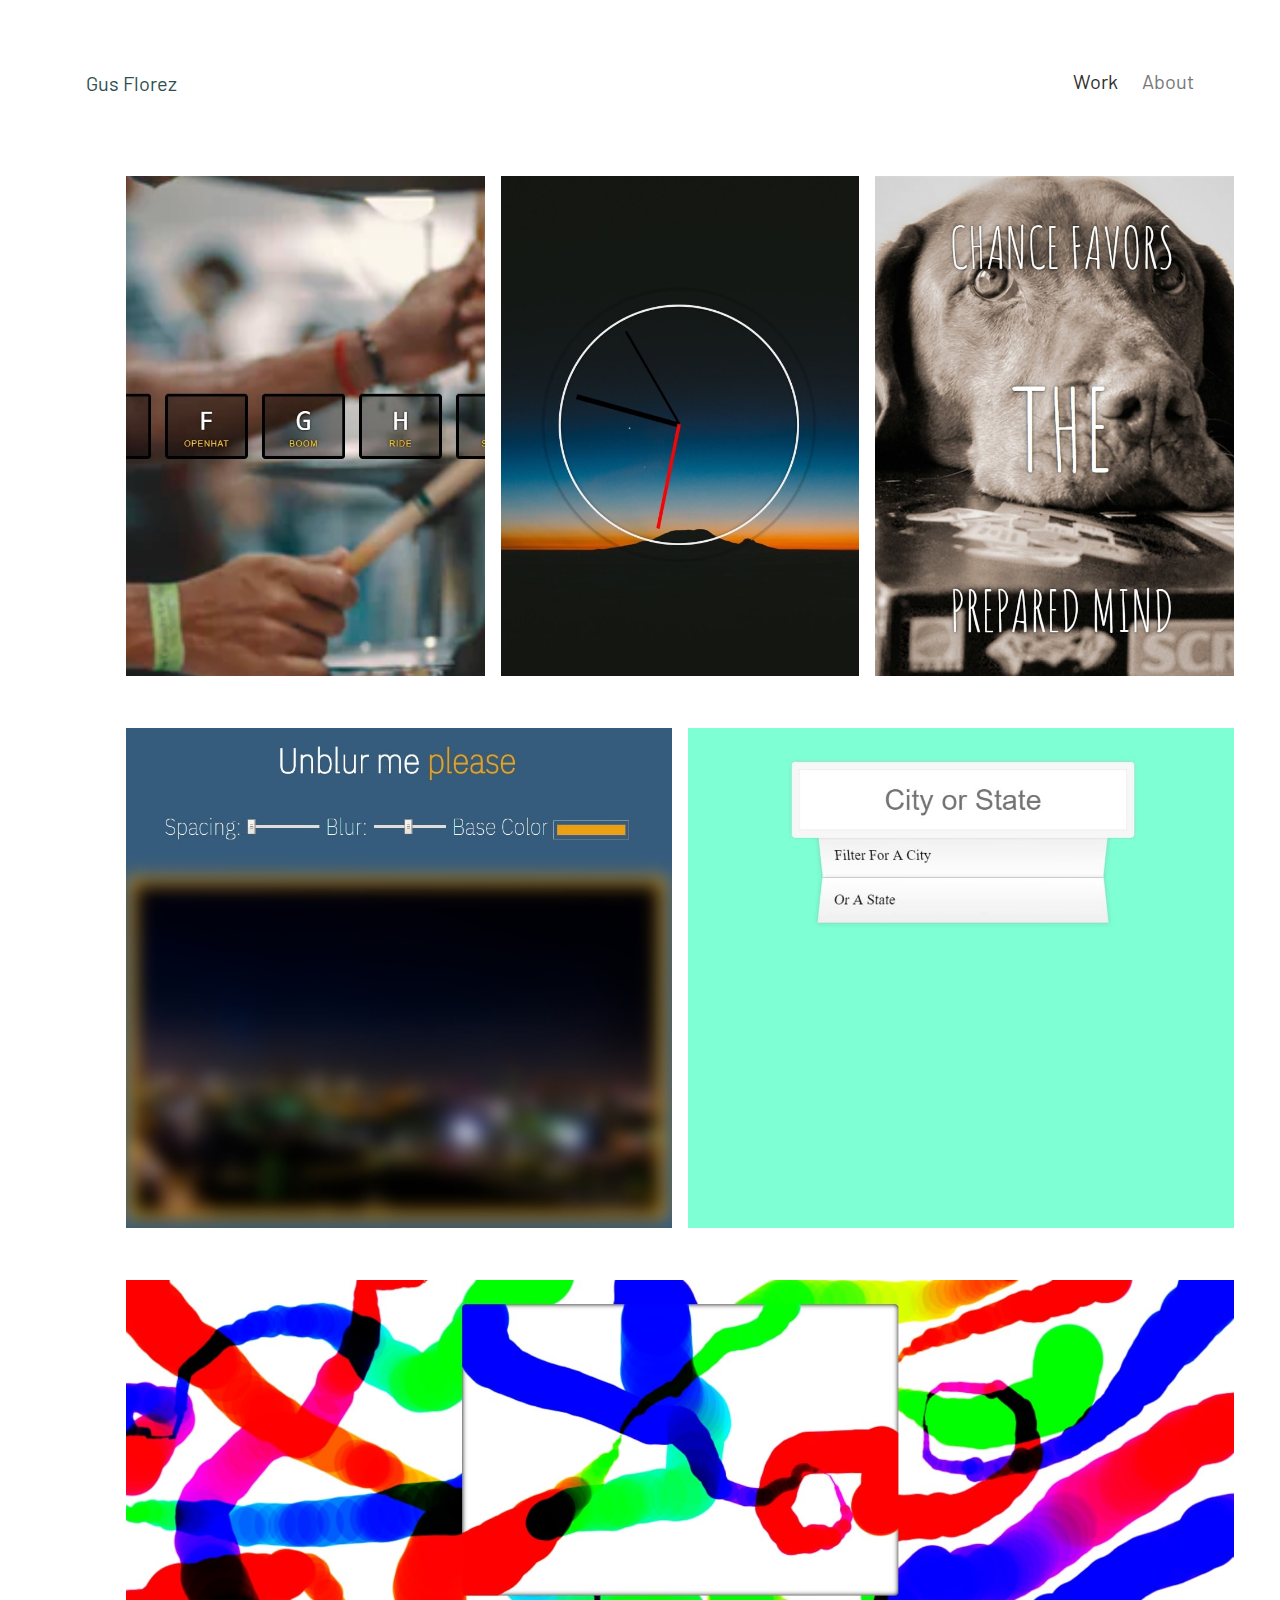
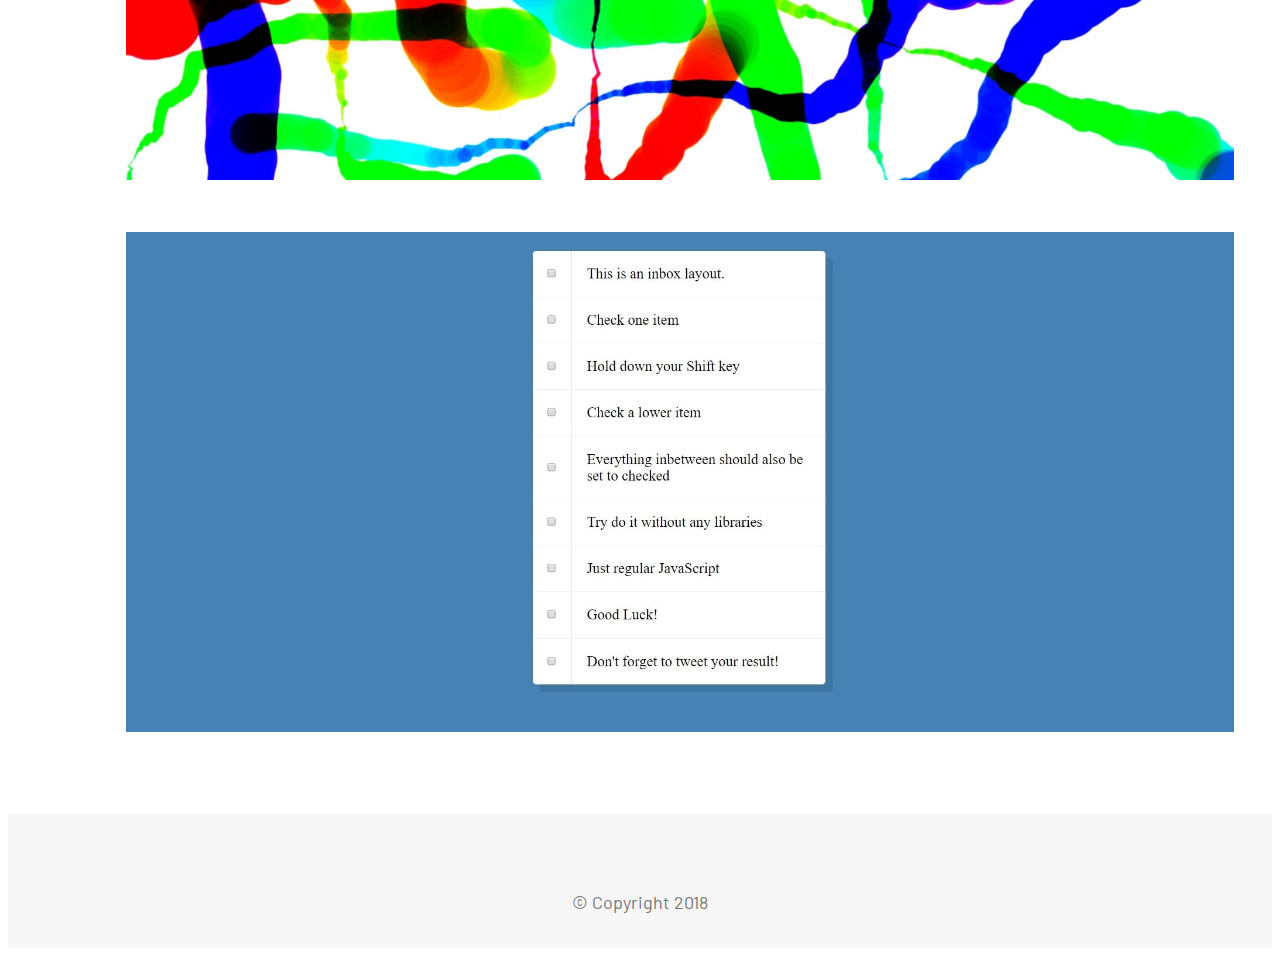
<file: index.html>
<!DOCTYPE html>
<html>
  <head>
    <meta charset="utf-8">
    <meta http-equiv="X-UA-Compatible" content="IE=edge">
    <title>Gallery Small Front-end Projects</title>
    <link rel="icon" type="image/png" href="images/icon.png">
    <meta name="description" content="">
    <meta name="viewport" content="width=device-width, initial-scale=1">
    <link rel="stylesheet" href="https://use.fontawesome.com/releases/v5.2.0/css/all.css" integrity="sha384-hWVjflwFxL6sNzntih27bfxkr27PmbbK/iSvJ+a4+0owXq79v+lsFkW54bOGbiDQ" crossorigin="anonymous">
    <link rel="stylesheet" href="style.css">
  </head>
  <body>

    <nav>
      <div class="container">
        <div class="grid">
          <div class="column-xs-12 column-md-10">
            <a href="https://gaflorez.com/" target="_blank"><p id="highlight">Gus Florez</p></a>
          </div>
          <div class="column-xs-12 column-md-2">
            <ul>
              <li><a href="#" class="active">Work</a></li>
              <li><a href="https://gaflorez.com/" target="_blank">About</a></li>
            </ul>
          </div>
        </div>
      </div>
    </nav>

    <section class="gallery">
      <div class="container">
        <div class="grid">
          <div class="column-xs-12 column-md-4">
            <figure class="img-container">
              <a href="drumkit/drumkit.html" target="_blank"><img src="images/drumkit.jpg"/></a>
              <figcaption class="img-content">
                <h2 class="title">Drum Kit</h2>
                <h3 class="category">Music</h3>
              </figcaption>
              <span class="img-content-hover">
                <h2 class="title">Drum Kit</h2>
                <h3 class="category">Music</h3>
              </span>
            </figure>
          </div>

          <div class="column-xs-12 column-md-4">
            <figure class="img-container">
              <a href="cssjsclock/clock.html" target="_blank"><img src="images/clock.jpg"/></a>
              <figcaption class="img-content">
                <h2 class="title">CSS + JS Clock</h2>
                <h3 class="category">Time</h3>
              </figcaption>
              <span class="img-content-hover">
                <h2 class="title">CSS + JS Clock</h2>
                <h3 class="category">Time</h3>
              </span>
            </figure>
          </div>

          <div class="column-xs-12 column-md-4">
            <figure class="img-container">
              <a href="flexpanels/flexpanels.html" target="_blank"><img src="images/flexpanels1.jpg"/></a>
              <figcaption class="img-content">
                <h2 class="title">Flex Panels</h2>
                <h3 class="category">Gallery</h3>
              </figcaption>
              <span class="img-content-hover">
                <h2 class="title">Flex Panels</h2>
                <h3 class="category">Gallery</h3>
              </span>
            </figure>
          </div>

          <div class="column-xs-12 column-md-6">
            <figure class="img-container">
              <a href="cssvariables&js/cssvariables&js.html" target="_blank"><img src="images/cssvariables&js.jpg"/></a>
              <figcaption class="img-content">
                <h2 class="title">CSS Variables</h2>
                <h3 class="category">Playing with CSS variables and JS</h3>
              </figcaption>
              <span class="img-content-hover">
                <h2 class="title">CSS Variables</h2>
                <h3 class="category">Playing with CSS variables and JS</h3>
              </span>
            </figure>
          </div>

          <div class="column-xs-12 column-md-6">
            <figure class="img-container">
              <a href="fetchApi/fetchApi.html" target="_blank"><img src="images/fetchApi.jpg"/></a>
              <figcaption class="img-content">
                <h2 class="title">City State Search</h2>
                <h3 class="category">Fetching API and displaying results intuitively</h3>
              </figcaption>
              <span class="img-content-hover">
                <h2 class="title">City State Search</h2>
                <h3 class="category">Fetching API and displaying results intuitively</h3>
              </span>
            </figure>
          </div>

          <div class="column-xs-12">
            <figure class="img-container">
              <a href="canvasHTML5/canvas.html" target="_blank"><img src="images/canvas.jpg"/></a>
              <figcaption class="img-content">
                <h2 class="title">HTML5 Canvas</h2>
                <h3 class="category">Playing with Canvas</h3>
              </figcaption>
              <span class="img-content-hover">
                <h2 class="title">HTML5 Canvas</h2>
                <h3 class="category">Playing with Canvas</h3>
              </span>
            </figure>
          </div>

          <div class="column-xs-12">
            <figure class="img-container">
              <a href="checkboxes/checkbox.html" target="_blank"><img src="images/checkbox.jpg"/></a>
              <figcaption class="img-content">
                <h2 class="title">Simple Checkbox Functionality</h2>
                <h3 class="category">Check one checkbox, hold shift and check another...</h3>
              </figcaption>
              <span class="img-content-hover">
                <h2 class="title">Simple Checkbox Functionality</h2>
                <h3 class="category">Check one checkbox, hold shift and check another...</h3>
              </span>
            </figure>
          </div>

        </div>
      </div>
    </section>

    <footer>
      <div class="container">
        <div class="grid">
          <div class="column-xs-12">
            <ul class="social">
              <li><a href="https://twitter.com/guusflorez" target="_blank" rel="noopener noreferrer"><span class="fab fa-twitter"></span></a></li>
              <li><a href="https://github.com/gusgg1" target="_blank" rel="noopener noreferrer"><span class="fab fa-github"></span></a></li>
            </ul>
            <p class="copyright">&copy; Copyright 2018</p>
          </div>
        </div>
      </div>
    </footer>
    
    <script src="app.js" async defer></script>
  </body>
</html>
</file>
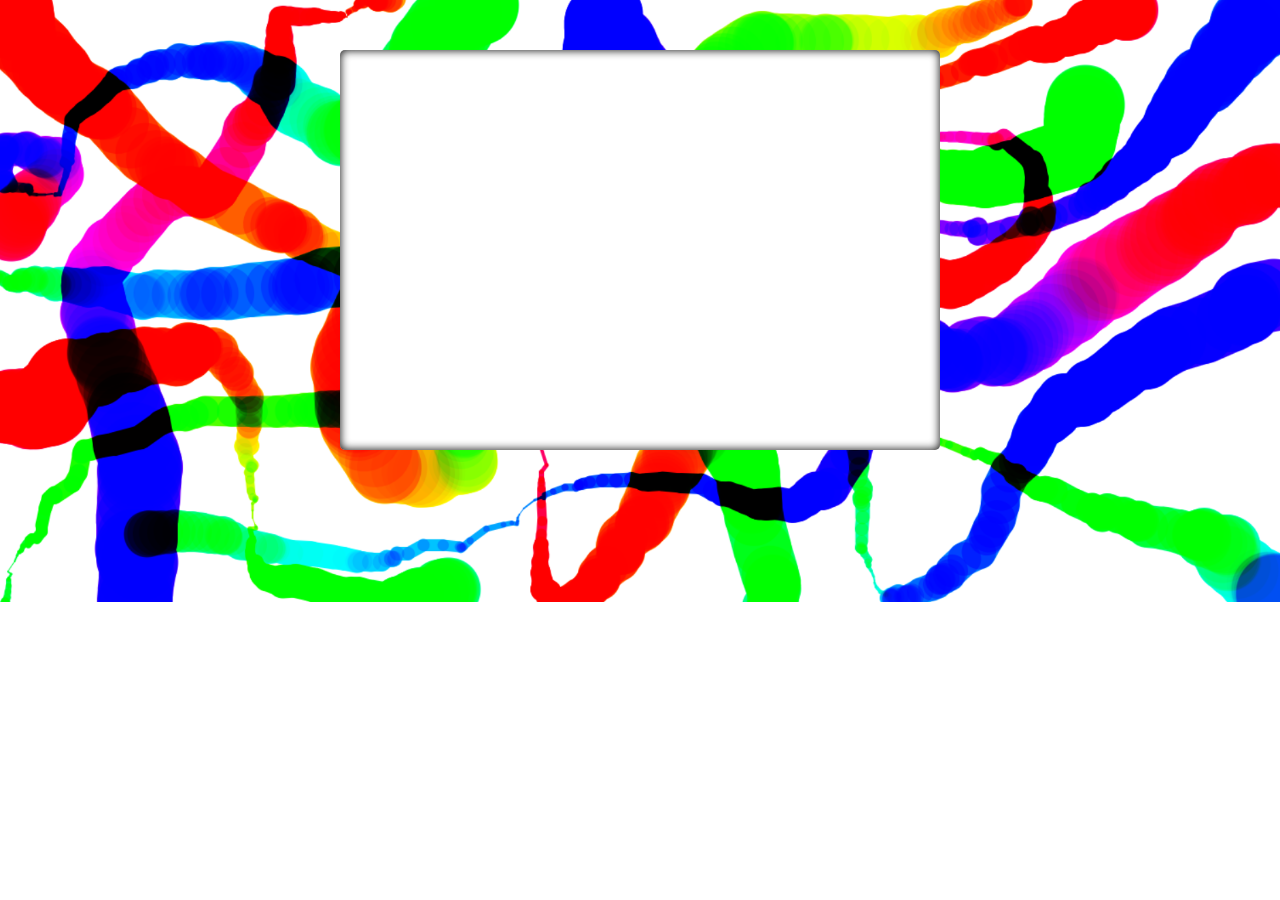
<file: canvasHTML5/canvas.html>
<!DOCTYPE html>
<html lang="en">
  <head>
    <meta charset="UTF-8">
    <title>HTML5 Canvas</title>
    <link rel="stylesheet" href="main.css">
  </head>
  <body>

    <div>
      <canvas id="draw" width="600" height="400"></canvas>
    </div>

    <script src="canvas.js">
    </script>

  </body>
</html>
</file>
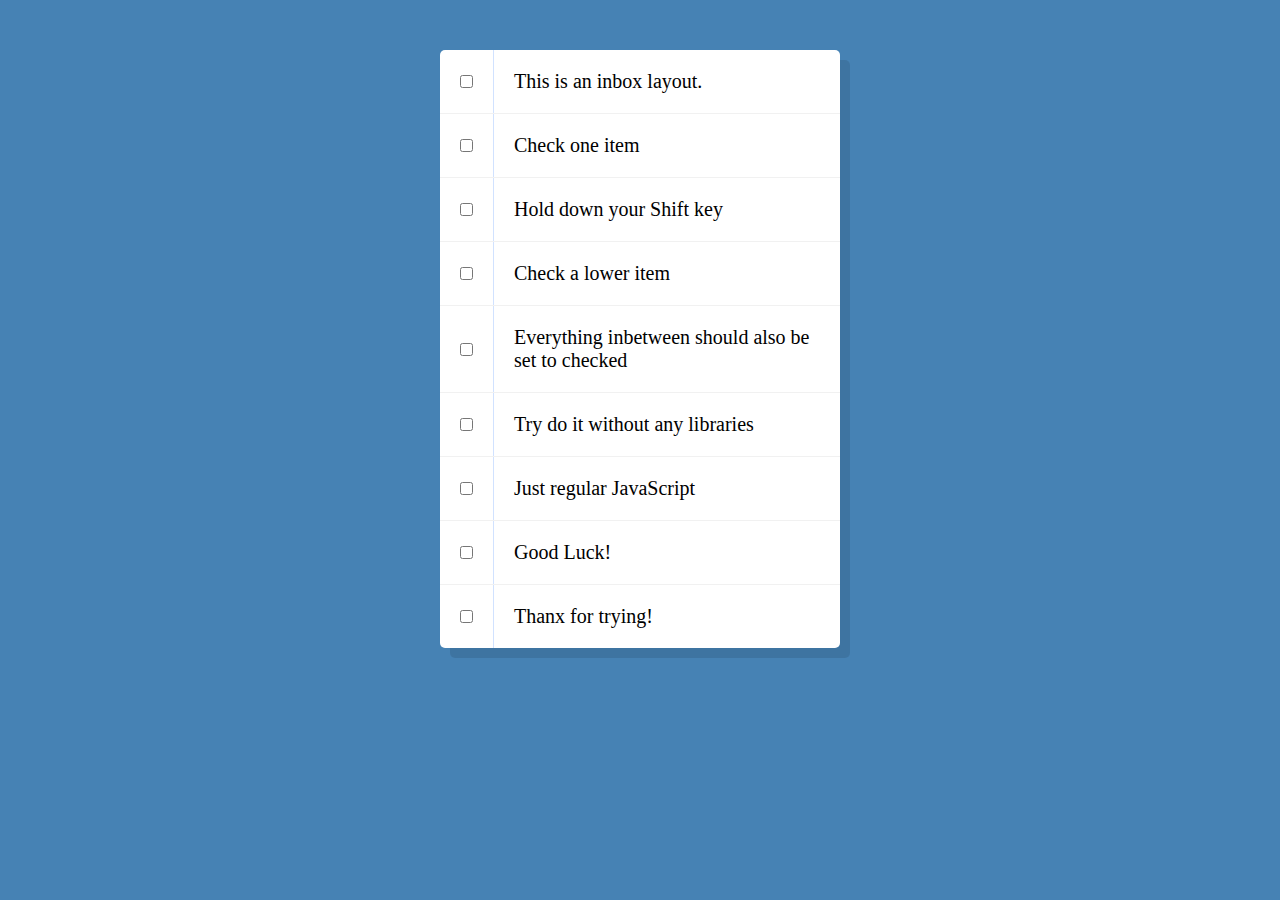
<file: checkboxes/checkbox.html>
<!DOCTYPE html>
<html lang="en">
  <head>
    <meta charset="UTF-8">
    <title>Hold Shift to Check Multiple Checkboxes</title>
    <link rel="stylesheet" href="style.css">
  </head>
  <body>

    <div class="inbox">
      <div class="item">
        <input type="checkbox">
        <p>This is an inbox layout.</p>
      </div>
      <div class="item">
        <input type="checkbox">
        <p>Check one item</p>
      </div>
      <div class="item">
        <input type="checkbox">
        <p>Hold down your Shift key</p>
      </div>
      <div class="item">
        <input type="checkbox">
        <p>Check a lower item</p>
      </div>
      <div class="item">
        <input type="checkbox">
        <p>Everything inbetween should also be set to checked</p>
      </div>
      <div class="item">
        <input type="checkbox">
        <p>Try do it without any libraries</p>
      </div>
      <div class="item">
        <input type="checkbox">
        <p>Just regular JavaScript</p>
      </div>
      <div class="item">
        <input type="checkbox">
        <p>Good Luck!</p>
      </div>
      <div class="item">
        <input type="checkbox">
        <p>Thanx for trying!</p>
      </div>
    </div>

  <script src="checkbox.js">
  </script>
  </body>
</html>
</file>
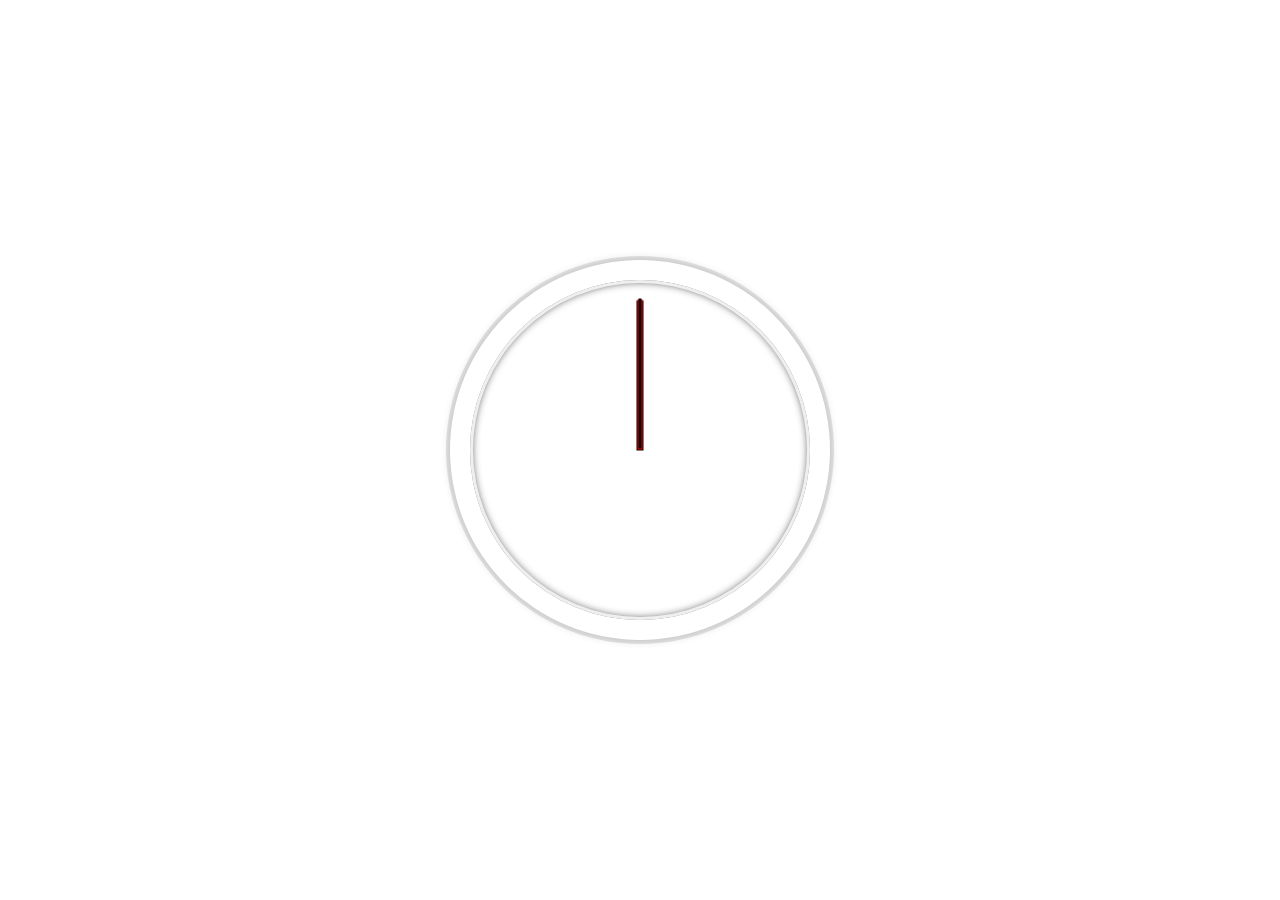
<file: cssjsclock/clock.html>
<!DOCTYPE html>
<html lang="en">
  <head>
    <meta charset="UTF-8">
    <title>JS + CSS Clock</title>
    <link rel="stylesheet" href="style.css">
  </head>
  <body>

    <div class="clock">
      <div class="clock-face">
        <div class="hand hour-hand"></div>
        <div class="hand min-hand"></div>
        <div class="hand second-hand"></div>
      </div>
    </div>

    <script src="clock.js"></script>
  </body>
</html>
</file>
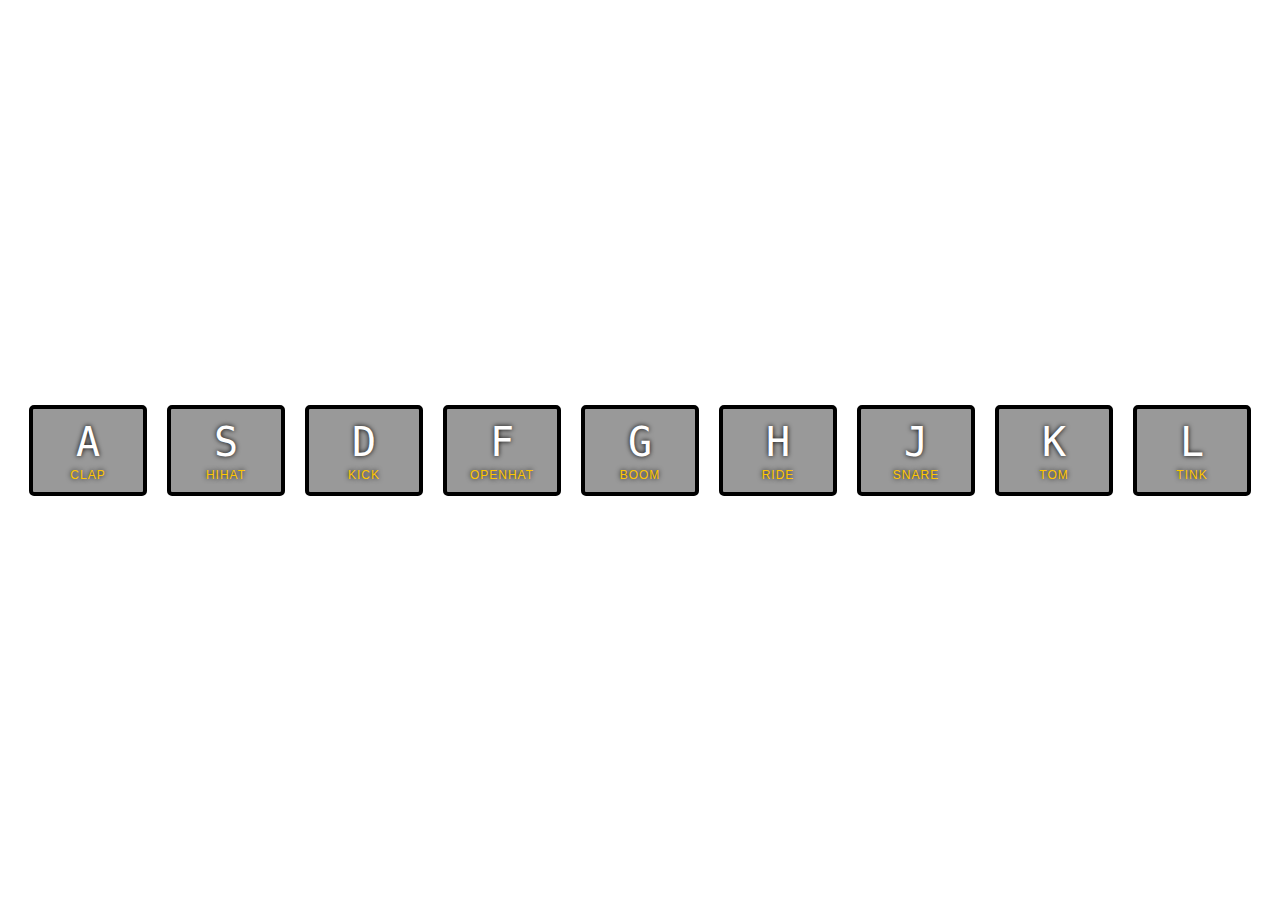
<file: drumkit/drumkit.html>
<!DOCTYPE html>
<html lang="en">
  <head>
    <meta charset="UTF-8">
    <title>JS Drum Kit</title>
    <link rel="stylesheet" href="style.css">
  </head>
  <body>

    <div id="drumKit">
      <div class="keys">
        <div data-key="65" class="key">
          <kbd>A</kbd>
          <span class="sound">clap</span>
        </div>
        <div data-key="83" class="key">
          <kbd>S</kbd>
          <span class="sound">hihat</span>
        </div>
        <div data-key="68" class="key">
          <kbd>D</kbd>
          <span class="sound">kick</span>
        </div>
        <div data-key="70" class="key">
          <kbd>F</kbd>
          <span class="sound">openhat</span>
        </div>
        <div data-key="71" class="key">
          <kbd>G</kbd>
          <span class="sound">boom</span>
        </div>
        <div data-key="72" class="key">
          <kbd>H</kbd>
          <span class="sound">ride</span>
        </div>
        <div data-key="74" class="key">
          <kbd>J</kbd>
          <span class="sound">snare</span>
        </div>
        <div data-key="75" class="key">
          <kbd>K</kbd>
          <span class="sound">tom</span>
        </div>
        <div data-key="76" class="key">
          <kbd>L</kbd>
          <span class="sound">tink</span>
        </div>
      </div>

      <audio data-key="65" src="sounds/clap.wav"></audio>
      <audio data-key="83" src="sounds/hihat.wav"></audio>
      <audio data-key="68" src="sounds/kick.wav"></audio>
      <audio data-key="70" src="sounds/openhat.wav"></audio>
      <audio data-key="71" src="sounds/boom.wav"></audio>
      <audio data-key="72" src="sounds/ride.wav"></audio>
      <audio data-key="74" src="sounds/snare.wav"></audio>
      <audio data-key="75" src="sounds/tom.wav"></audio>
      <audio data-key="76" src="sounds/tink.wav"></audio>
    </div>

    <script src="app.js"></script>

  </body>
</html>
</file>
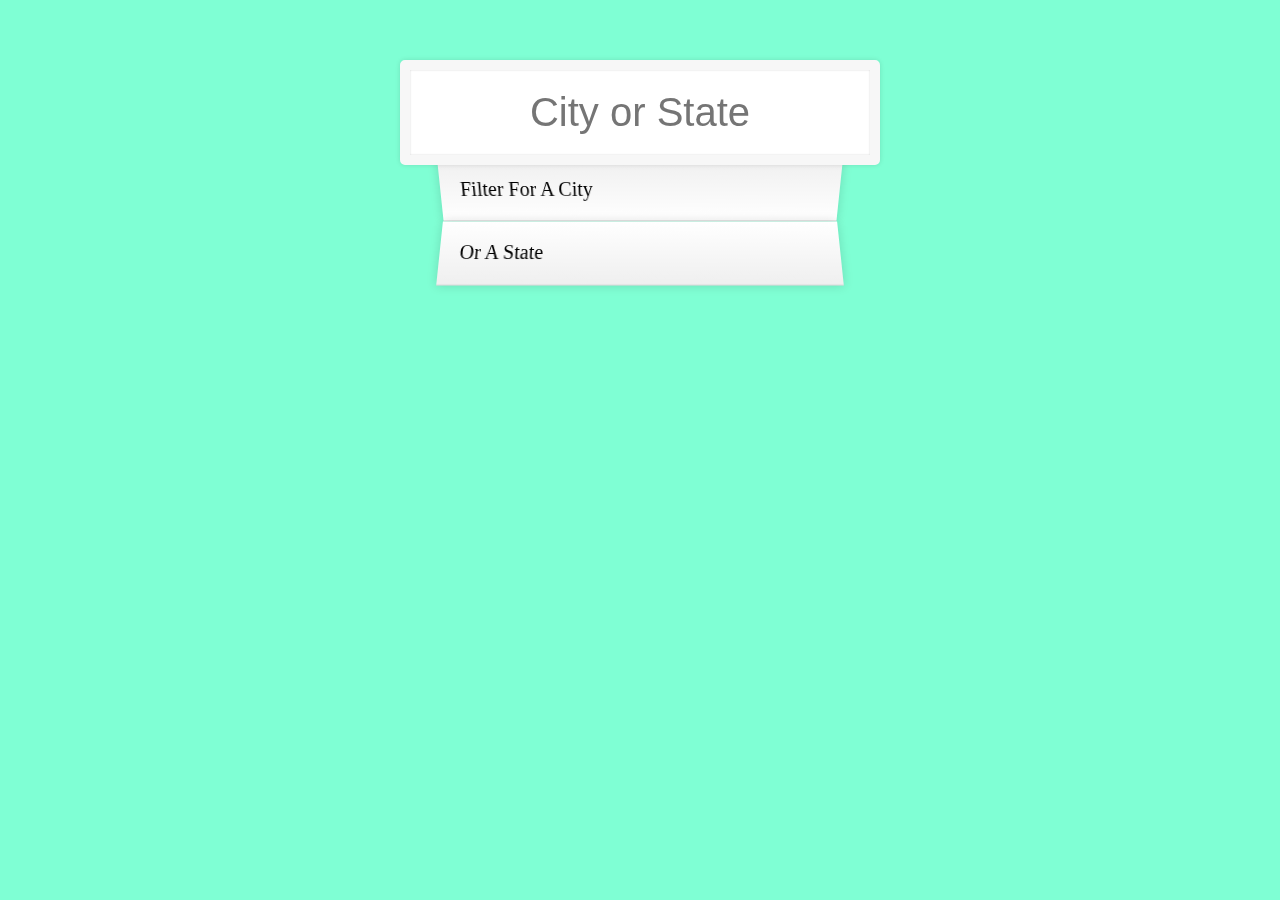
<file: fetchApi/fetchApi.html>
<!DOCTYPE html>
<html lang="en">
  <head>
    <meta charset="UTF-8">
    <title>City State Search</title>
    <link rel="stylesheet" href="style.css">
  </head>
  <body>
    
    <form class="search-form">
      <input type="text" class="search" placeholder="City or State">
      <ul class="suggestions">
        <li>Filter for a city</li>
        <li>or a state</li>
      </ul>
    </form>
    
    <script src="app.js"></script>
    
  </body>
</html>
</file>
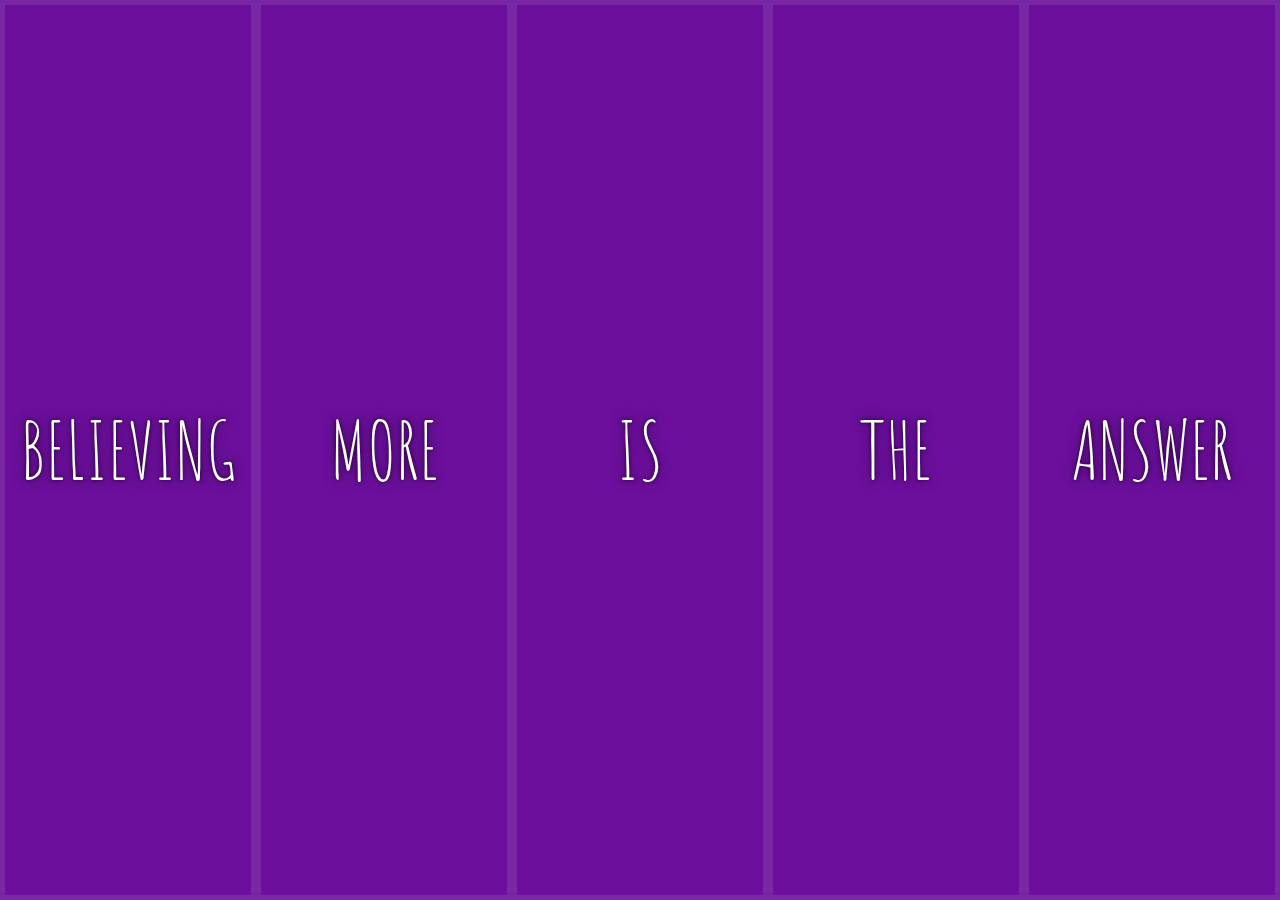
<file: flexpanels/flexpanels.html>
<!DOCTYPE html>
<html lang="en">
<head>
  <meta charset="UTF-8">
  <title>Flex Panels 💪</title>
  <link rel="stylesheet" href="main.css">
  <link href='https://fonts.googleapis.com/css?family=Amatic+SC' rel='stylesheet' type='text/css'>
</head>
<body>

  <div class="panels">
    <div class="panel panel1">
      <p>Luck Is</p>
      <p>Believing</p>
      <p>You're Lucky</p>
    </div>
    <div class="panel panel2">
      <p>Fear Regret</p>
      <p>More</p>
      <p>Than Failure</p>
    </div>
    <div class="panel panel3">
      <p>Well Begun</p>
      <p>Is</p>
      <p>half Done</p>
    </div>
    <div class="panel panel4">
      <p>Chance Favors</p>
      <p>The</p>
      <p>Prepared Mind</p>
    </div>
    <div class="panel panel5">
      <p>The Shortest</p>
      <p>Answer</p>
      <p>Is Doing</p>
    </div>
  </div>

  <script src="panels.js">
  </script>

</body>
</html>
</file>
<file: style.css>
@import url("https://fonts.googleapis.com/css?family=Barlow:400,500,700");

.container {
  margin: auto;
  padding: 0 1rem;
  max-width: 71.25rem;
  width: 100%;
}

.grid {
  display: -webkit-box;
  display: -ms-flexbox;
  display: flex;
  -webkit-box-orient: vertical;
  -webkit-box-direction: normal;
  -ms-flex-direction: column;
  flex-direction: column;
  -ms-flex-flow: row wrap;
  flex-flow: row wrap;
}
.grid > [class*="column-"] {
  display: block;
}

.first {
  -webkit-box-ordinal-group: 0;
  -ms-flex-order: -1;
  order: -1;
}

.last {
  -webkit-box-ordinal-group: 13;
  -ms-flex-order: 12;
  order: 12;
}

.align-top {
  -webkit-box-align: start;
  -ms-flex-align: start;
  align-items: start;
}

.align-center {
  -webkit-box-align: center;
  -ms-flex-align: center;
  align-items: center;
}

.align-bottom {
  -webkit-box-align: end;
  -ms-flex-align: end;
  align-items: end;
}

.column-xs-1 {
  -ms-flex-preferred-size: 8.3333333333%;
  flex-basis: 8.3333333333%;
  max-width: 8.3333333333%;
}

.column-xs-2 {
  -ms-flex-preferred-size: 16.6666666667%;
  flex-basis: 16.6666666667%;
  max-width: 16.6666666667%;
}

.column-xs-3 {
  -ms-flex-preferred-size: 25%;
  flex-basis: 25%;
  max-width: 25%;
}

.column-xs-4 {
  -ms-flex-preferred-size: 33.3333333333%;
  flex-basis: 33.3333333333%;
  max-width: 33.3333333333%;
}

.column-xs-5 {
  -ms-flex-preferred-size: 41.6666666667%;
  flex-basis: 41.6666666667%;
  max-width: 41.6666666667%;
}

.column-xs-6 {
  -ms-flex-preferred-size: 50%;
  flex-basis: 50%;
  max-width: 50%;
}

.column-xs-7 {
  -ms-flex-preferred-size: 58.3333333333%;
  flex-basis: 58.3333333333%;
  max-width: 58.3333333333%;
}

.column-xs-8 {
  -ms-flex-preferred-size: 66.6666666667%;
  flex-basis: 66.6666666667%;
  max-width: 66.6666666667%;
}

.column-xs-9 {
  -ms-flex-preferred-size: 75%;
  flex-basis: 75%;
  max-width: 75%;
}

.column-xs-10 {
  -ms-flex-preferred-size: 83.3333333333%;
  flex-basis: 83.3333333333%;
  max-width: 83.3333333333%;
}

.column-xs-11 {
  -ms-flex-preferred-size: 91.6666666667%;
  flex-basis: 91.6666666667%;
  max-width: 91.6666666667%;
}

.column-xs-12 {
  -ms-flex-preferred-size: 100%;
  flex-basis: 100%;
  max-width: 100%;
}

@media (min-width: 48rem) {
  .column-sm-1 {
    -ms-flex-preferred-size: 8.3333333333%;
    flex-basis: 8.3333333333%;
    max-width: 8.3333333333%;
  }

  .column-sm-2 {
    -ms-flex-preferred-size: 16.6666666667%;
    flex-basis: 16.6666666667%;
    max-width: 16.6666666667%;
  }

  .column-sm-3 {
    -ms-flex-preferred-size: 25%;
    flex-basis: 25%;
    max-width: 25%;
  }

  .column-sm-4 {
    -ms-flex-preferred-size: 33.3333333333%;
    flex-basis: 33.3333333333%;
    max-width: 33.3333333333%;
  }

  .column-sm-5 {
    -ms-flex-preferred-size: 41.6666666667%;
    flex-basis: 41.6666666667%;
    max-width: 41.6666666667%;
  }

  .column-sm-6 {
    -ms-flex-preferred-size: 50%;
    flex-basis: 50%;
    max-width: 50%;
  }

  .column-sm-7 {
    -ms-flex-preferred-size: 58.3333333333%;
    flex-basis: 58.3333333333%;
    max-width: 58.3333333333%;
  }

  .column-sm-8 {
    -ms-flex-preferred-size: 66.6666666667%;
    flex-basis: 66.6666666667%;
    max-width: 66.6666666667%;
  }

  .column-sm-9 {
    -ms-flex-preferred-size: 75%;
    flex-basis: 75%;
    max-width: 75%;
  }

  .column-sm-10 {
    -ms-flex-preferred-size: 83.3333333333%;
    flex-basis: 83.3333333333%;
    max-width: 83.3333333333%;
  }

  .column-sm-11 {
    -ms-flex-preferred-size: 91.6666666667%;
    flex-basis: 91.6666666667%;
    max-width: 91.6666666667%;
  }

  .column-sm-12 {
    -ms-flex-preferred-size: 100%;
    flex-basis: 100%;
    max-width: 100%;
  }
}
@media (min-width: 62rem) {
  .column-md-1 {
    -ms-flex-preferred-size: 8.3333333333%;
    flex-basis: 8.3333333333%;
    max-width: 8.3333333333%;
  }

  .column-md-2 {
    -ms-flex-preferred-size: 16.6666666667%;
    flex-basis: 16.6666666667%;
    max-width: 16.6666666667%;
  }

  .column-md-3 {
    -ms-flex-preferred-size: 25%;
    flex-basis: 25%;
    max-width: 25%;
  }

  .column-md-4 {
    -ms-flex-preferred-size: 33.3333333333%;
    flex-basis: 33.3333333333%;
    max-width: 33.3333333333%;
  }

  .column-md-5 {
    -ms-flex-preferred-size: 41.6666666667%;
    flex-basis: 41.6666666667%;
    max-width: 41.6666666667%;
  }

  .column-md-6 {
    -ms-flex-preferred-size: 50%;
    flex-basis: 50%;
    max-width: 50%;
  }

  .column-md-7 {
    -ms-flex-preferred-size: 58.3333333333%;
    flex-basis: 58.3333333333%;
    max-width: 58.3333333333%;
  }

  .column-md-8 {
    -ms-flex-preferred-size: 66.6666666667%;
    flex-basis: 66.6666666667%;
    max-width: 66.6666666667%;
  }

  .column-md-9 {
    -ms-flex-preferred-size: 75%;
    flex-basis: 75%;
    max-width: 75%;
  }

  .column-md-10 {
    -ms-flex-preferred-size: 83.3333333333%;
    flex-basis: 83.3333333333%;
    max-width: 83.3333333333%;
  }

  .column-md-11 {
    -ms-flex-preferred-size: 91.6666666667%;
    flex-basis: 91.6666666667%;
    max-width: 91.6666666667%;
  }

  .column-md-12 {
    -ms-flex-preferred-size: 100%;
    flex-basis: 100%;
    max-width: 100%;
  }
}
@media (min-width: 75rem) {
  .column-lg-1 {
    -ms-flex-preferred-size: 8.3333333333%;
    flex-basis: 8.3333333333%;
    max-width: 8.3333333333%;
  }

  .column-lg-2 {
    -ms-flex-preferred-size: 16.6666666667%;
    flex-basis: 16.6666666667%;
    max-width: 16.6666666667%;
  }

  .column-lg-3 {
    -ms-flex-preferred-size: 25%;
    flex-basis: 25%;
    max-width: 25%;
  }

  .column-lg-4 {
    -ms-flex-preferred-size: 33.3333333333%;
    flex-basis: 33.3333333333%;
    max-width: 33.3333333333%;
  }

  .column-lg-5 {
    -ms-flex-preferred-size: 41.6666666667%;
    flex-basis: 41.6666666667%;
    max-width: 41.6666666667%;
  }

  .column-lg-6 {
    -ms-flex-preferred-size: 50%;
    flex-basis: 50%;
    max-width: 50%;
  }

  .column-lg-7 {
    -ms-flex-preferred-size: 58.3333333333%;
    flex-basis: 58.3333333333%;
    max-width: 58.3333333333%;
  }

  .column-lg-8 {
    -ms-flex-preferred-size: 66.6666666667%;
    flex-basis: 66.6666666667%;
    max-width: 66.6666666667%;
  }

  .column-lg-9 {
    -ms-flex-preferred-size: 75%;
    flex-basis: 75%;
    max-width: 75%;
  }

  .column-lg-10 {
    -ms-flex-preferred-size: 83.3333333333%;
    flex-basis: 83.3333333333%;
    max-width: 83.3333333333%;
  }

  .column-lg-11 {
    -ms-flex-preferred-size: 91.6666666667%;
    flex-basis: 91.6666666667%;
    max-width: 91.6666666667%;
  }

  .column-lg-12 {
    -ms-flex-preferred-size: 100%;
    flex-basis: 100%;
    max-width: 100%;
  }
}
@supports (display: grid) {
  .grid {
    display: grid;
    grid-template-columns: repeat(12, 1fr);
    grid-template-rows: auto;
  }
  .grid > [class*="column-"] {
    margin: 0;
    max-width: 100%;
  }

  .column-xs-1 {
    grid-column-start: span 1;
    grid-column-end: span 1;
  }

  .column-xs-2 {
    grid-column-start: span 2;
    grid-column-end: span 2;
  }

  .column-xs-3 {
    grid-column-start: span 3;
    grid-column-end: span 3;
  }

  .column-xs-4 {
    grid-column-start: span 4;
    grid-column-end: span 4;
  }

  .column-xs-5 {
    grid-column-start: span 5;
    grid-column-end: span 5;
  }

  .column-xs-6 {
    grid-column-start: span 6;
    grid-column-end: span 6;
  }

  .column-xs-7 {
    grid-column-start: span 7;
    grid-column-end: span 7;
  }

  .column-xs-8 {
    grid-column-start: span 8;
    grid-column-end: span 8;
  }

  .column-xs-9 {
    grid-column-start: span 9;
    grid-column-end: span 9;
  }

  .column-xs-10 {
    grid-column-start: span 10;
    grid-column-end: span 10;
  }

  .column-xs-11 {
    grid-column-start: span 11;
    grid-column-end: span 11;
  }

  .column-xs-12 {
    grid-column-start: span 12;
    grid-column-end: span 12;
  }

  @media (min-width: 48rem) {
    .column-sm-1 {
      grid-column-start: span 1;
      grid-column-end: span 1;
    }

    .column-sm-2 {
      grid-column-start: span 2;
      grid-column-end: span 2;
    }

    .column-sm-3 {
      grid-column-start: span 3;
      grid-column-end: span 3;
    }

    .column-sm-4 {
      grid-column-start: span 4;
      grid-column-end: span 4;
    }

    .column-sm-5 {
      grid-column-start: span 5;
      grid-column-end: span 5;
    }

    .column-sm-6 {
      grid-column-start: span 6;
      grid-column-end: span 6;
    }

    .column-sm-7 {
      grid-column-start: span 7;
      grid-column-end: span 7;
    }

    .column-sm-8 {
      grid-column-start: span 8;
      grid-column-end: span 8;
    }

    .column-sm-9 {
      grid-column-start: span 9;
      grid-column-end: span 9;
    }

    .column-sm-10 {
      grid-column-start: span 10;
      grid-column-end: span 10;
    }

    .column-sm-11 {
      grid-column-start: span 11;
      grid-column-end: span 11;
    }

    .column-sm-12 {
      grid-column-start: span 12;
      grid-column-end: span 12;
    }
  }
  @media (min-width: 62rem) {
    .column-md-1 {
      grid-column-start: span 1;
      grid-column-end: span 1;
    }

    .column-md-2 {
      grid-column-start: span 2;
      grid-column-end: span 2;
    }

    .column-md-3 {
      grid-column-start: span 3;
      grid-column-end: span 3;
    }

    .column-md-4 {
      grid-column-start: span 4;
      grid-column-end: span 4;
    }

    .column-md-5 {
      grid-column-start: span 5;
      grid-column-end: span 5;
    }

    .column-md-6 {
      grid-column-start: span 6;
      grid-column-end: span 6;
    }

    .column-md-7 {
      grid-column-start: span 7;
      grid-column-end: span 7;
    }

    .column-md-8 {
      grid-column-start: span 8;
      grid-column-end: span 8;
    }

    .column-md-9 {
      grid-column-start: span 9;
      grid-column-end: span 9;
    }

    .column-md-10 {
      grid-column-start: span 10;
      grid-column-end: span 10;
    }

    .column-md-11 {
      grid-column-start: span 11;
      grid-column-end: span 11;
    }

    .column-md-12 {
      grid-column-start: span 12;
      grid-column-end: span 12;
    }
  }
  @media (min-width: 75rem) {
    .column-lg-1 {
      grid-column-start: span 1;
      grid-column-end: span 1;
    }

    .column-lg-2 {
      grid-column-start: span 2;
      grid-column-end: span 2;
    }

    .column-lg-3 {
      grid-column-start: span 3;
      grid-column-end: span 3;
    }

    .column-lg-4 {
      grid-column-start: span 4;
      grid-column-end: span 4;
    }

    .column-lg-5 {
      grid-column-start: span 5;
      grid-column-end: span 5;
    }

    .column-lg-6 {
      grid-column-start: span 6;
      grid-column-end: span 6;
    }

    .column-lg-7 {
      grid-column-start: span 7;
      grid-column-end: span 7;
    }

    .column-lg-8 {
      grid-column-start: span 8;
      grid-column-end: span 8;
    }

    .column-lg-9 {
      grid-column-start: span 9;
      grid-column-end: span 9;
    }

    .column-lg-10 {
      grid-column-start: span 10;
      grid-column-end: span 10;
    }

    .column-lg-11 {
      grid-column-start: span 11;
      grid-column-end: span 11;
    }

    .column-lg-12 {
      grid-column-start: span 12;
      grid-column-end: span 12;
    }
  }
}
* {
  -webkit-box-sizing: border-box;
  box-sizing: border-box;
}
*::before, *::after {
  -webkit-box-sizing: border-box;
  box-sizing: border-box;
}

body {
  font-family: 'Barlow', sans-serif;
  font-size: 1.125rem;
  line-height: 1.5;
  color: #787878;
  background: #fff;
  text-rendering: optimizeLegibility;
}

ul li {
  margin: 0 1.5rem 0 0;
}

a {
  color: #787878;
  text-decoration: none;
  -webkit-transition: all 0.2s ease;
  -o-transition: all 0.2s ease;
  transition: all 0.2s ease;
}
a:hover {
  color: #2e2e2e;
}
a.active {
  color: #2e2e2e;
}

nav {
  padding: 2.5rem 0 2.5rem 0;
}
nav ul {
  display: -webkit-box;
  display: -ms-flexbox;
  display: flex;
  -webkit-box-pack: left;
  -ms-flex-pack: left;
  justify-content: left;
}
nav li {
  font-size: 1.25rem;
}
nav li:nth-child(2) {
  margin: 0;
}

#highlight {
  color: #2f4f4f;
  font-size: 1.25rem;
}

.gallery {
  padding: 0 0 4rem 0;
}

.img-container {
  width: 100%;
  height: 500px;
  cursor: pointer;
  overflow: hidden;
}
.img-container:hover .img-content-hover {
  display: block;
}

img {
  width: 100%;
  height: 500px;
  -o-object-fit: cover;
  object-fit: cover;
  -webkit-transform: scale(1);
  -ms-transform: scale(1);
  transform: scale(1);
  -webkit-transition: all 0.3s ease-in-out;
  -o-transition: all 0.3s ease-in-out;
  transition: all 0.3s ease-in-out;
}
img:hover {
  -webkit-transform: scale(1.05);
  -ms-transform: scale(1.05);
  transform: scale(1.05);
}

.img-content-hover {
  position: absolute;
  z-index: 1;
  white-space: nowrap;
  display: none;
  padding: 1rem;
  background: #fff;
  font-weight: 400;
  margin-top: 1.25rem;
  margin-left: -2rem;
}

.title {
  color: #2e2e2e;
  font-size: 1.5rem;
  font-weight: 700;
}

ul {
  list-style-type: none;
}

.category {
  font-size: 1rem;
  color: #787878;
}

.img-content {
  display: none;
}

.social, .copyright {
  margin: 1rem;
}

.social li {
  display: inline-block;
}

footer {
  padding: 1rem 0;
  background: #f7f7f7;
  text-align: center;
}

@supports (display: grid) {
  .gallery .grid {
    grid-gap: 1rem;
  }
}
@media (min-width: 62rem) {
  nav ul {
    -webkit-box-pack: right;
    -ms-flex-pack: right;
    justify-content: right;
  }
}
@media screen and (max-width: 1024px) {
  img:hover {
    -webkit-transform: none;
    -ms-transform: none;
    transform: none;
  }

  .img-container {
    height: 100%;
  }
  .img-container:hover .img-content-hover {
    display: none;
  }

  .img-content {
    display: block;
    padding: 1rem 0;
  }
}
</file>
<file: canvasHTML5/main.css>
html {
  margin: 0;
}

body {
  margin:0;
  background: url(img/back.jpg) no-repeat;
  background-size: cover;
	font-family: sans-serif;
}

canvas {
	background: #fff;
	display: block;
	margin: 50px auto 10px;
	border-radius: 5px;
  box-shadow: inset 0 0 10px #000000;
	cursor: url(img/cursor.png), crosshair;
}
</file>
<file: checkboxes/style.css>
html {
  font-family: sans-serif;
  background: steelblue;
}

.inbox {
  max-width:400px;
  margin:50px auto;
  background:white;
  border-radius:5px;
  box-shadow:10px 10px 0 rgba(0,0,0,0.1);
}

.item {
  display:flex;
  align-items:center;
  border-bottom: 1px solid #F1F1F1;
}

.item:last-child {
  border-bottom:0;
}


input:checked + p {
  background:#F9F9F9;
  text-decoration: line-through;
}

input[type="checkbox"] {
  margin:20px;
}

p {
  margin:0;
  padding:20px;
  transition:background 0.2s;
  flex:1;
  font-family:'helvetica neue';
  font-size: 20px;
  font-weight: 200;
  border-left: 1px solid #D1E2FF;
}
</file>
<file: cssjsclock/style.css>
html {
  background: url(https://picsum.photos/4000/2660?image=992);
  background-size:cover;
  font-family:'helvetica neue';
  text-align: center;
  font-size: 10px;
}

body {
  margin: 0;
  font-size: 2rem;
  display:flex;
  flex:1;
  min-height: 100vh;
  align-items: center;
}

.clock {
  width: 30rem;
  height: 30rem;
  border:20px solid transparent;
  border-radius:50%;
  margin:50px auto;
  position: relative;
  padding:2rem;
  box-shadow:
    0 0 0 4px rgba(0,0,0,0.1),
    inset 0 0 0 3px #EFEFEF,
    inset 0 0 10px black,
    0 0 10px rgba(0,0,0,0.2);
}

.clock-face {
  position: relative;
  width: 100%;
  height: 100%;
  transform: translateY(-3px); /* account for the height of the clock hands */
}

.hand {
  width:50%;
  /* height:6px; */
  background:black;
  position: absolute;
  top:50%;
  /* to give the effects */
  transform-origin: 100%;
  transform: rotate(90deg);
  transition: all 0.05s;
  transition-timing-function: cubic-bezier(0.1, 2.7, 0.58, 1);
}

.hour-hand {
  height: 7px;
}

.min-hand {
  height: 5px;
  background: red;
}

.second-hand {
  height: 3px;
}
</file>
<file: drumkit/style.css>
html {
  font-size: 10px;
  background: url(https://images.unsplash.com/photo-1530800226802-6dc8fe3b9900?ixlib=rb-0.3.5&ixid=eyJhcHBfaWQiOjEyMDd9&s=de8028f6c840f096322631b4456489e8&auto=format&fit=crop&w=500&q=60);
  background-size: cover;
}
body,html {
  margin: 0;
  padding: 0;
  font-family: sans-serif;
}

.keys {
  display: flex;
  flex: 1;
  min-height: 100vh;
  align-items: center;
  justify-content: center;
}

.key {
  border: .4rem solid black;
  border-radius: .5rem;
  margin: 1rem;
  font-size: 1.5rem;
  padding: 1rem .5rem;
  transition: all .07s ease;
  width: 10rem;
  text-align: center;
  color: white;
  background: rgba(0,0,0,0.4);
  text-shadow: 0 0 .5rem black;
}

.playing {
  transform: scale(1.1);
  border-color: #ffc600;
  box-shadow: 0 0 1rem #ffc600;
}

kbd {
  display: block;
  font-size: 4rem;
}

.sound {
  font-size: 1.2rem;
  text-transform: uppercase;
  letter-spacing: .1rem;
  color: #ffc600;
}
</file>
<file: fetchApi/style.css>
*, *:before, *:after {
  box-sizing: inherit;
}

html {
  box-sizing: border-box;
  font-family:'helvetica neue';
  font-size: 20px;
  font-weight: 200;
}

body {
  background-color: aquamarine;
}

input {
  width: 100%;
  padding:20px;
}

.search-form {
  max-width:400px;
  margin:50px auto;
}

input.search {
  margin: 0;
  text-align: center;
  outline:0;
  border: 10px solid #F7F7F7;
  width: 120%;
  left: -10%;
  position: relative;
  top: 10px;
  z-index: 2;
  border-radius: 5px;
  font-size: 40px;
  box-shadow: 0 0 5px rgba(0, 0, 0, 0.12), inset 0 0 2px rgba(0, 0, 0, 0.19);
}


.suggestions {
  margin: 0;
  padding: 0;
  position: relative;
  /*perspective:20px;*/
}
.suggestions li {
  background:white;
  list-style: none;
  border-bottom: 1px solid #D8D8D8;
  box-shadow: 0 0 10px rgba(0, 0, 0, 0.14);
  margin:0;
  padding:20px;
  transition:background 0.2s;
  display:flex;
  justify-content:space-between;
  text-transform: capitalize;
}

.suggestions li:nth-child(even) {
  transform: perspective(100px) rotateX(3deg) translateY(2px) scale(1.001);
  background: linear-gradient(to bottom,  #ffffff 0%,#EFEFEF 100%);
}
.suggestions li:nth-child(odd) {
  transform: perspective(100px) rotateX(-3deg) translateY(3px);
  background: linear-gradient(to top,  #ffffff 0%,#EFEFEF 100%);
}

span.population {
  font-size: 15px;
}

.hl {
  background: aquamarine;
}
</file>
<file: flexpanels/main.css>
html {
  box-sizing: border-box;
  background:#ffc600;
  font-family:'helvetica neue';
  font-size: 20px;
  font-weight: 200;
  cursor: pointer;
}
body {
  margin: 0;
}
*, *:before, *:after {
  box-sizing: inherit;
}

.panels {
  min-height:100vh;
  overflow: hidden;

  /* we need panels side by side */
  display: flex;
}

.panel {
  background:#6B0F9C;
  box-shadow:inset 0 0 0 5px rgba(255,255,255,0.1);
  color:white;
  text-align: center;
  align-items:center;
  /* Safari transitionend event.propertyName === flex */
  /* Chrome + FF transitionend event.propertyName === flex-grow */
  transition:
    font-size 0.7s cubic-bezier(0.61,-0.19, 0.7,-0.11),
    flex 0.7s cubic-bezier(0.61,-0.19, 0.7,-0.11),
    background 0.2s;
  font-size: 20px;
  background-size:cover;
  background-position:center;

  /* evently distrubte the space available among its children */
  flex: 1;

  justify-content: center;
  align-items: center;

  display: flex;
  flex-direction: column;
}


.panel1 { background-image:url(https://placeimg.com/1000/1000/arch); }
.panel2 { background-image:url(https://placeimg.com/1000/1000/nature); }
.panel3 { background-image:url(https://placeimg.com/1000/1000/people); }
.panel4 { background-image:url(https://placeimg.com/1000/1000/animals); }
.panel5 { background-image:url(https://placeimg.com/1000/1000/tech); }

/* Flex items */
.panel > * {
  margin:0;
  width: 100%;
  transition:transform 0.5s;

  /* centers the divs containing the p's and its content */
  flex: 1 0 auto;
  display: flex;
  justify-content: center;
  align-items: center;
}

/* selecting all first paragraphs and hiding them above */
.panel > *:first-child {
  transform: translateY(-100%);
}
/* selecting all last paragraphs and hiding them below */
.panel > *:last-child {
  transform: translateY(100%);
}

/* Here we are cancelling affects above */
.panel.open.active > *:first-child {
  transform: translateY(0);
}
.panel.open.active > *:last-child {
  transform: translateY(0);
}

.panel p {
  text-transform: uppercase;
  font-family: 'Amatic SC', cursive;
  text-shadow:0 0 4px rgba(0, 0, 0, 0.72), 0 0 14px rgba(0, 0, 0, 0.45);
  font-size: 2em;
}
.panel p:nth-child(2) {
  font-size: 4em;
}

.panel.open {
  flex: 5; /* it will take 5 times the amount of extra room than the rest */
  font-size:40px;
}
</file>
